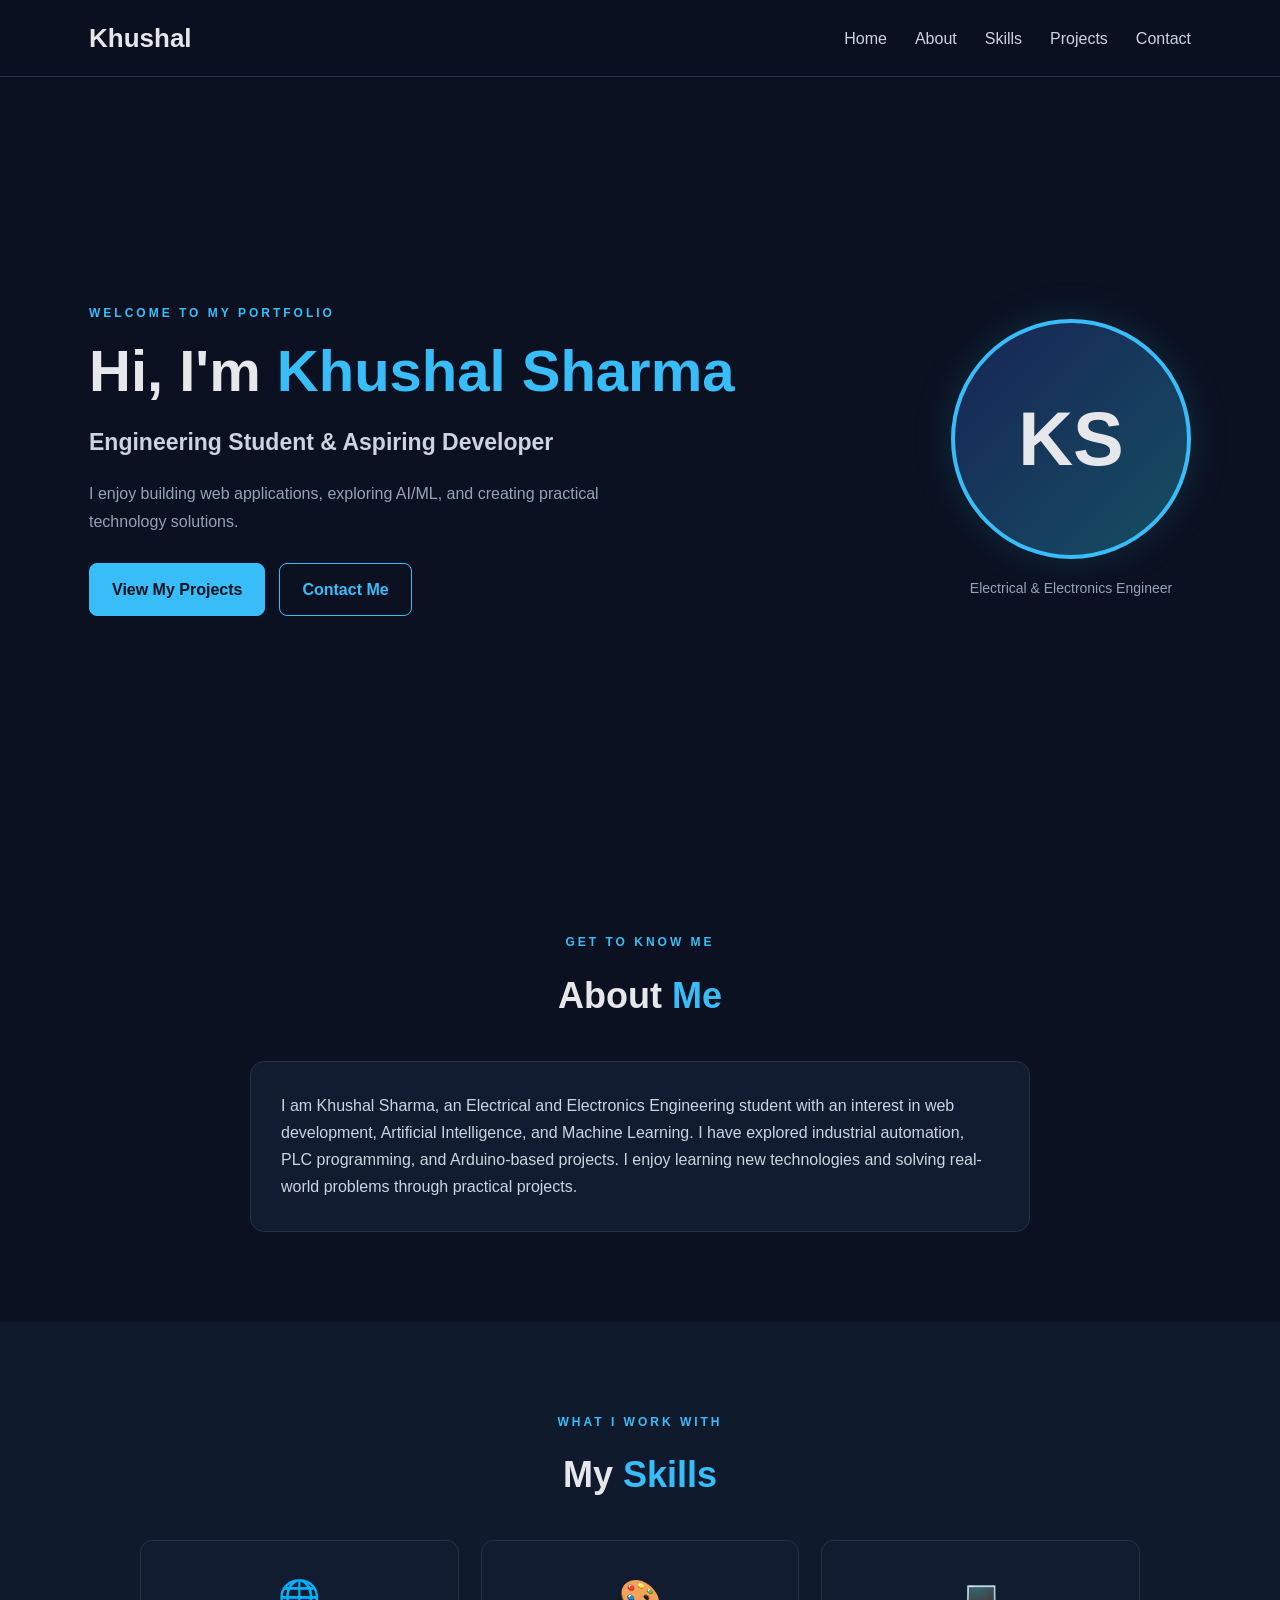
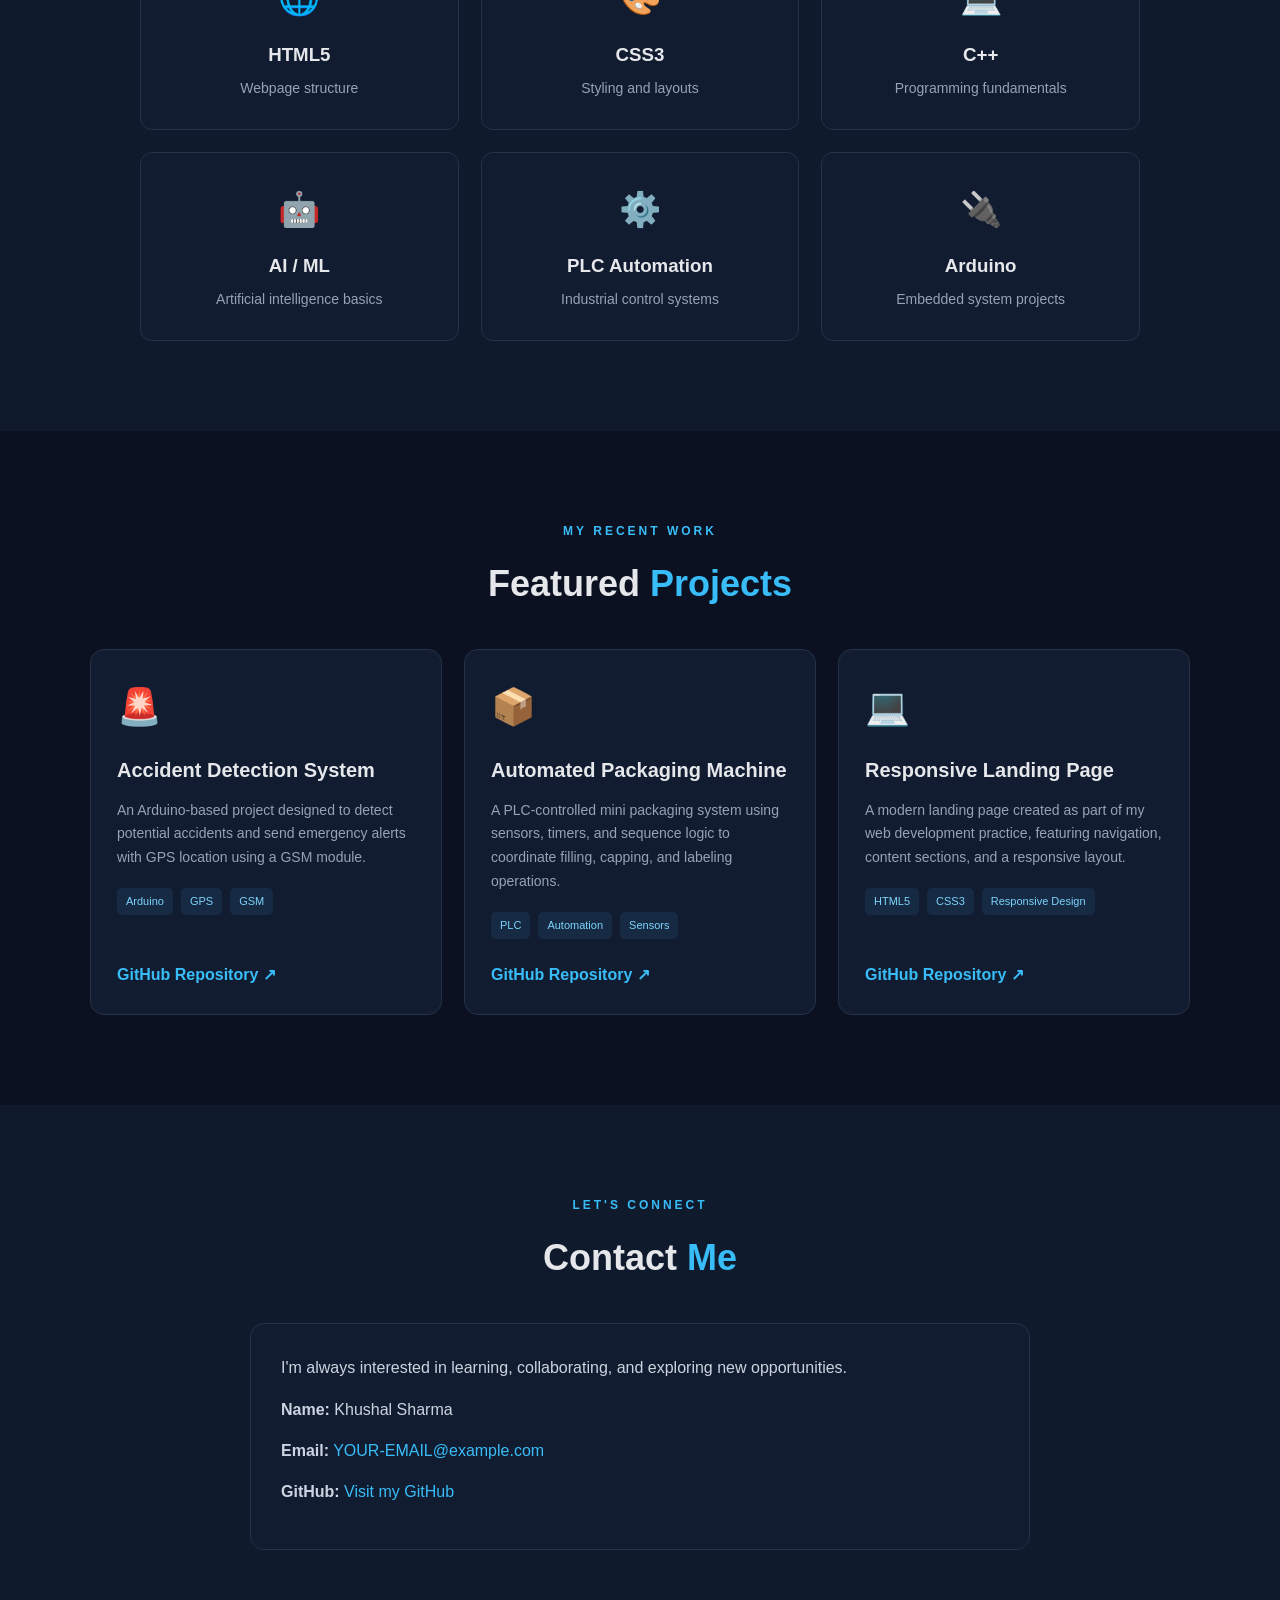
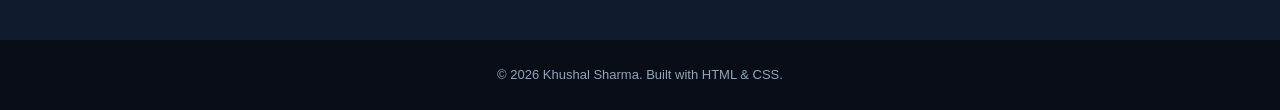
<file: webdev-L1-portfolio/index.html>
<!DOCTYPE html>
<html lang="en">
<head>
    <meta charset="UTF-8">
    <meta name="viewport" content="width=device-width, initial-scale=1.0">
    <title>Khushal Sharma | Portfolio</title>
    <link rel="stylesheet" href="style.css">
</head>
<body>

    <!-- Navigation -->
    <header>
        <nav class="navbar">
            <a href="#home" class="logo">Khushal<span></span></a>

            <button class="menu-toggle" id="menu-toggle"
                    aria-label="Toggle navigation"
                    aria-expanded="false">☰</button>

            <ul class="nav-links" id="nav-links">
                <li><a href="#home">Home</a></li>
                <li><a href="#about">About</a></li>
                <li><a href="#skills">Skills</a></li>
                <li><a href="#projects">Projects</a></li>
                <li><a href="#contact">Contact</a></li>
            </ul>
        </nav>
    </header>

    <main>
        <!-- Hero Section -->
        <section id="home" class="hero">
            <div class="hero-content">
                <p class="tagline">WELCOME TO MY PORTFOLIO</p>

                <h1>Hi, I'm <span>Khushal Sharma</span></h1>

                <h2>Engineering Student & Aspiring Developer</h2>

                <p class="hero-description">
                    I enjoy building web applications, exploring AI/ML,
                    and creating practical technology solutions.
                </p>

                <div class="hero-buttons">
                    <a href="#projects" class="btn">View My Projects</a>
                    <a href="#contact" class="btn btn-outline">
                        Contact Me
                    </a>
                </div>
            </div>

            <div class="avatar">
                <div class="avatar-circle">KS</div>
                <p>Electrical & Electronics Engineer</p>
            </div>
        </section>

        <!-- About Section -->
        <section id="about" class="section">
            <p class="section-label">GET TO KNOW ME</p>
            <h2 class="section-title">About <span>Me</span></h2>

            <div class="about-card">
                <p>
                    I am Khushal Sharma, an Electrical and Electronics
                    Engineering student with an interest in web development,
                    Artificial Intelligence, and Machine Learning.
                    I have explored industrial automation, PLC programming,
                    and Arduino-based projects. I enjoy learning new
                    technologies and solving real-world problems through
                    practical projects.
                </p>
            </div>
        </section>

        <!-- Skills Section -->
        <section id="skills" class="section section-alt">
            <p class="section-label">WHAT I WORK WITH</p>
            <h2 class="section-title">My <span>Skills</span></h2>

            <div class="skills-grid">
                <div class="skill-card">
                    <span class="skill-icon">🌐</span>
                    <h3>HTML5</h3>
                    <p>Webpage structure</p>
                </div>

                <div class="skill-card">
                    <span class="skill-icon">🎨</span>
                    <h3>CSS3</h3>
                    <p>Styling and layouts</p>
                </div>

                <div class="skill-card">
                    <span class="skill-icon">💻</span>
                    <h3>C++</h3>
                    <p>Programming fundamentals</p>
                </div>

                <div class="skill-card">
                    <span class="skill-icon">🤖</span>
                    <h3>AI / ML</h3>
                    <p>Artificial intelligence basics</p>
                </div>

                <div class="skill-card">
                    <span class="skill-icon">⚙️</span>
                    <h3>PLC Automation</h3>
                    <p>Industrial control systems</p>
                </div>

                <div class="skill-card">
                    <span class="skill-icon">🔌</span>
                    <h3>Arduino</h3>
                    <p>Embedded system projects</p>
                </div>
            </div>
        </section>

        <!-- Projects Section -->
        <section id="projects" class="section">
            <p class="section-label">MY RECENT WORK</p>
            <h2 class="section-title">Featured <span>Projects</span></h2>

            <div class="projects-grid">

                <article class="project-card">
                    <div class="project-icon">🚨</div>
                    <h3>Accident Detection System</h3>
                    <p>
                        An Arduino-based project designed to detect
                        potential accidents and send emergency alerts
                        with GPS location using a GSM module.
                    </p>
                    <div class="project-tags">
                        <span>Arduino</span>
                        <span>GPS</span>
                        <span>GSM</span>
                    </div>
                    <a href="https://github.com/YOUR-USERNAME/YOUR-REPO-1"
                       target="_blank" rel="noopener noreferrer"
                       class="project-link">
                        GitHub Repository ↗
                    </a>
                </article>

                <article class="project-card">
                    <div class="project-icon">📦</div>
                    <h3>Automated Packaging Machine</h3>
                    <p>
                        A PLC-controlled mini packaging system using
                        sensors, timers, and sequence logic to coordinate
                        filling, capping, and labeling operations.
                    </p>
                    <div class="project-tags">
                        <span>PLC</span>
                        <span>Automation</span>
                        <span>Sensors</span>
                    </div>
                    <a href="https://github.com/YOUR-USERNAME/YOUR-REPO-2"
                       target="_blank" rel="noopener noreferrer"
                       class="project-link">
                        GitHub Repository ↗
                    </a>
                </article>

                <article class="project-card">
                    <div class="project-icon">💻</div>
                    <h3>Responsive Landing Page</h3>
                    <p>
                        A modern landing page created as part of my
                        web development practice, featuring navigation,
                        content sections, and a responsive layout.
                    </p>
                    <div class="project-tags">
                        <span>HTML5</span>
                        <span>CSS3</span>
                        <span>Responsive Design</span>
                    </div>
                    <a href="https://github.com/YOUR-USERNAME/YOUR-REPO-3"
                       target="_blank" rel="noopener noreferrer"
                       class="project-link">
                        GitHub Repository ↗
                    </a>
                </article>

            </div>
        </section>

        <!-- Contact Section -->
        <section id="contact" class="section section-alt">
            <p class="section-label">LET'S CONNECT</p>
            <h2 class="section-title">Contact <span>Me</span></h2>

            <div class="contact-card">
                <p>
                    I'm always interested in learning, collaborating,
                    and exploring new opportunities.
                </p>

                <p><strong>Name:</strong> Khushal Sharma</p>

                <!-- Replace with your actual email -->
                <p>
                    <strong>Email:</strong>
                    <a href="mailto:YOUR-EMAIL@example.com">
                        YOUR-EMAIL@example.com
                    </a>
                </p>

                <!-- Replace with your actual GitHub profile -->
                <p>
                    <strong>GitHub:</strong>
                    <a href="https://github.com/YOUR-USERNAME"
                       target="_blank" rel="noopener noreferrer">
                        Visit my GitHub
                    </a>
                </p>

                <!-- Add your LinkedIn profile if available -->
            </div>
        </section>
    </main>

    <!-- Footer -->
    <footer>
        <p>© 2026 Khushal Sharma. Built with HTML & CSS.</p>
    </footer>

    <script src="script.js"></script>
</body>
</html>
</file>
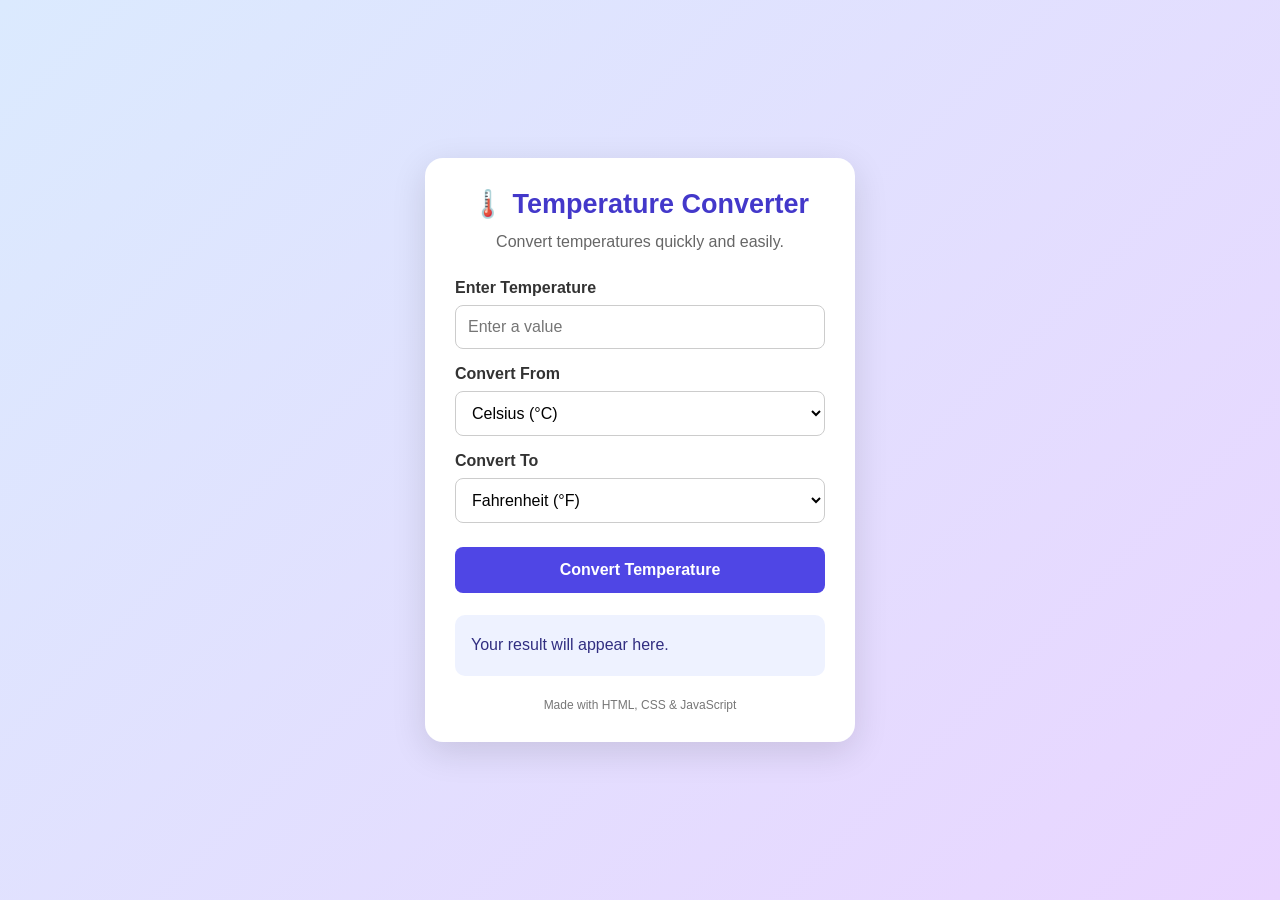
<file: weddev-L1-Temperature convertor/index.html>
<!DOCTYPE html>
<html lang="en">
<head>
    <meta charset="UTF-8">
    <meta name="viewport" content="width=device-width, initial-scale=1.0">
    <title>Temperature Converter</title>
    <link rel="stylesheet" href="style.css">
</head>
<body>

    <div class="container">
        <h1>🌡️ Temperature Converter</h1>
        <p class="subtitle">Convert temperatures quickly and easily.</p>

        <form id="converterForm">
            <label for="temperature">Enter Temperature</label>
            <input
                type="number"
                id="temperature"
                placeholder="Enter a value"
                step="any"
                required
            >

            <label for="fromUnit">Convert From</label>
            <select id="fromUnit">
                <option value="C">Celsius (°C)</option>
                <option value="F">Fahrenheit (°F)</option>
                <option value="K">Kelvin (K)</option>
            </select>

            <label for="toUnit">Convert To</label>
            <select id="toUnit">
                <option value="F">Fahrenheit (°F)</option>
                <option value="C">Celsius (°C)</option>
                <option value="K">Kelvin (K)</option>
                <option value="all">All Units</option>
            </select>

            <button type="submit">Convert Temperature</button>
        </form>

        <div id="result" aria-live="polite">
            Your result will appear here.
        </div>

        <p class="footer">Made with HTML, CSS & JavaScript</p>
    </div>

    <script src="script.js"></script>
</body>
</html>
</file>
<file: webdev-L1-portfolio/style.css>
/* General styles */
* {
    margin: 0;
    padding: 0;
    box-sizing: border-box;
}

html {
    scroll-behavior: smooth;
    scroll-padding-top: 80px;
}

body {
    font-family: Arial, Helvetica, sans-serif;
    background: #0b1120;
    color: #e5e7eb;
    line-height: 1.7;
}

a {
    text-decoration: none;
    color: inherit;
}

span {
    color: #38bdf8;
}

header {
    position: sticky;
    top: 0;
    z-index: 100;
    background: rgba(11, 17, 32, 0.96);
    border-bottom: 1px solid #263247;
}

.navbar {
    max-width: 1150px;
    margin: auto;
    padding: 16px 24px;
    display: flex;
    justify-content: space-between;
    align-items: center;
}

.logo {
    font-size: 26px;
    font-weight: bold;
}

.nav-links {
    display: flex;
    gap: 28px;
    list-style: none;
}

.nav-links a {
    color: #cbd5e1;
    transition: color 0.3s;
}

.nav-links a:hover {
    color: #38bdf8;
}

.menu-toggle {
    display: none;
    background: transparent;
    border: none;
    color: white;
    font-size: 28px;
    cursor: pointer;
}

/* Hero section */
.hero {
    min-height: 85vh;
    max-width: 1150px;
    margin: auto;
    padding: 90px 24px;
    display: flex;
    align-items: center;
    justify-content: space-between;
    gap: 50px;
}

.hero-content {
    max-width: 650px;
}

.tagline,
.section-label {
    color: #38bdf8;
    letter-spacing: 3px;
    font-size: 12px;
    font-weight: bold;
    margin-bottom: 12px;
}

.hero h1 {
    font-size: clamp(36px, 5vw, 58px);
    line-height: 1.2;
    margin-bottom: 18px;
}

.hero h2 {
    font-size: 23px;
    color: #cbd5e1;
    margin-bottom: 18px;
}

.hero-description {
    color: #94a3b8;
    max-width: 550px;
    margin-bottom: 28px;
}

.hero-buttons {
    display: flex;
    gap: 14px;
    flex-wrap: wrap;
}

.btn {
    display: inline-block;
    background: #38bdf8;
    color: #07111f;
    padding: 12px 22px;
    border-radius: 8px;
    font-weight: bold;
    border: 1px solid #38bdf8;
    transition: 0.3s;
}

.btn:hover {
    background: #7dd3fc;
    transform: translateY(-3px);
}

.btn-outline {
    background: transparent;
    color: #38bdf8;
}

.btn-outline:hover {
    background: #16253a;
}

/* Avatar placeholder */
.avatar {
    text-align: center;
    flex-shrink: 0;
}

.avatar-circle {
    width: 240px;
    height: 240px;
    border-radius: 50%;
    border: 4px solid #38bdf8;
    background: linear-gradient(135deg, #172554, #164e63);
    display: flex;
    justify-content: center;
    align-items: center;
    font-size: 76px;
    font-weight: bold;
    box-shadow: 0 0 40px rgba(56, 189, 248, 0.15);
    margin-bottom: 18px;
}

.avatar p {
    color: #94a3b8;
    font-size: 14px;
}

/* Common sections */
.section {
    padding: 90px 24px;
    text-align: center;
    scroll-margin-top: 70px;
}

.section-alt {
    background: #101a2d;
}

.section-title {
    font-size: 36px;
    margin-bottom: 35px;
}

.about-card,
.contact-card {
    max-width: 780px;
    margin: auto;
    padding: 30px;
    background: #111c30;
    border: 1px solid #263247;
    border-radius: 14px;
    color: #cbd5e1;
    text-align: left;
}

/* Skills */
.skills-grid {
    max-width: 1000px;
    margin: auto;
    display: grid;
    grid-template-columns: repeat(3, 1fr);
    gap: 22px;
}

.skill-card {
    padding: 28px 18px;
    background: #111c30;
    border: 1px solid #263247;
    border-radius: 12px;
    transition: 0.3s;
}

.skill-card:hover,
.project-card:hover {
    transform: translateY(-6px);
    border-color: #38bdf8;
}

.skill-icon {
    display: block;
    font-size: 34px;
    margin-bottom: 12px;
}

.skill-card h3 {
    margin-bottom: 6px;
}

.skill-card p {
    color: #94a3b8;
    font-size: 14px;
}

/* Projects */
.projects-grid {
    max-width: 1100px;
    margin: auto;
    display: grid;
    grid-template-columns: repeat(3, 1fr);
    gap: 22px;
    text-align: left;
}

.project-card {
    padding: 26px;
    display: flex;
    flex-direction: column;
    align-items: flex-start;
    background: #111c30;
    border: 1px solid #263247;
    border-radius: 14px;
    transition: 0.3s;
}

.project-icon {
    font-size: 36px;
    margin-bottom: 15px;
}

.project-card h3 {
    font-size: 20px;
    margin-bottom: 12px;
}

.project-card p {
    color: #94a3b8;
    font-size: 14px;
    margin-bottom: 18px;
}

.project-tags {
    display: flex;
    gap: 8px;
    flex-wrap: wrap;
    margin-bottom: 22px;
}

.project-tags span {
    color: #7dd3fc;
    background: #162b43;
    padding: 4px 9px;
    border-radius: 5px;
    font-size: 11px;
}

.project-link {
    color: #38bdf8;
    font-weight: bold;
    margin-top: auto;
}

.project-link:hover {
    color: #bae6fd;
}

/* Contact */
.contact-card p {
    margin-bottom: 14px;
    overflow-wrap: anywhere;
}

.contact-card a {
    color: #38bdf8;
}

.contact-card a:hover {
    text-decoration: underline;
}

/* Footer */
footer {
    text-align: center;
    padding: 24px;
    background: #080d18;
    color: #94a3b8;
    font-size: 13px;
}

/* Tablet and mobile */
@media (max-width: 850px) {
    .hero {
        flex-direction: column-reverse;
        text-align: center;
        padding-top: 65px;
    }

    .hero-buttons {
        justify-content: center;
    }

    .avatar-circle {
        width: 180px;
        height: 180px;
        font-size: 58px;
    }

    .skills-grid {
        grid-template-columns: repeat(2, 1fr);
    }

    .projects-grid {
        grid-template-columns: repeat(2, 1fr);
    }
}

@media (max-width: 600px) {
    .navbar {
        padding: 14px 18px;
        flex-wrap: wrap;
    }

    .menu-toggle {
        display: block;
    }

    .nav-links {
        display: none;
        width: 100%;
        flex-direction: column;
        gap: 0;
        padding-top: 12px;
    }

    .nav-links.active {
        display: flex;
    }

    .nav-links a {
        display: block;
        padding: 10px 0;
    }

    .hero {
        min-height: auto;
        padding: 55px 20px 75px;
    }

    .hero h2 {
        font-size: 20px;
    }

    .section {
        padding: 65px 18px;
    }

    .section-title {
        font-size: 30px;
    }

    .skills-grid,
    .projects-grid {
        grid-template-columns: 1fr;
    }

    .about-card,
    .contact-card {
        padding: 22px;
    }
}
</file>
<file: weddev-L1-Temperature convertor/style.css>
* {
    margin: 0;
    padding: 0;
    box-sizing: border-box;
}

body {
    font-family: Arial, sans-serif;
    background: linear-gradient(135deg, #dbeafe, #e9d5ff);
    min-height: 100vh;
    display: flex;
    justify-content: center;
    align-items: center;
    padding: 20px;
}

.container {
    background: white;
    width: 100%;
    max-width: 430px;
    padding: 30px;
    border-radius: 18px;
    box-shadow: 0 10px 35px rgba(0, 0, 0, 0.12);
}

h1 {
    text-align: center;
    color: #4338ca;
    font-size: 27px;
    margin-bottom: 10px;
}

.subtitle {
    text-align: center;
    color: #666;
    margin-bottom: 25px;
    line-height: 1.5;
}

label {
    display: block;
    font-weight: bold;
    color: #333;
    margin: 16px 0 8px;
}

input,
select {
    width: 100%;
    padding: 12px;
    border: 1px solid #ccc;
    border-radius: 8px;
    font-size: 16px;
    background: white;
}

input:focus,
select:focus {
    outline: 2px solid #818cf8;
    border-color: #6366f1;
}

button {
    width: 100%;
    margin-top: 24px;
    padding: 14px;
    background: #4f46e5;
    color: white;
    border: none;
    border-radius: 8px;
    font-size: 16px;
    font-weight: bold;
    cursor: pointer;
    transition: background 0.3s;
}

button:hover {
    background: #3730a3;
}

#result {
    margin-top: 22px;
    padding: 16px;
    background: #eef2ff;
    border-radius: 10px;
    color: #312e81;
    line-height: 1.8;
    overflow-wrap: anywhere;
}

#result.error {
    background: #fee2e2;
    color: #991b1b;
}

.result-value {
    font-size: 18px;
    font-weight: bold;
}

.footer {
    text-align: center;
    color: #777;
    font-size: 12px;
    margin-top: 22px;
}

@media (max-width: 480px) {
    .container {
        padding: 22px;
    }

    h1 {
        font-size: 23px;
    }
}
</file>
